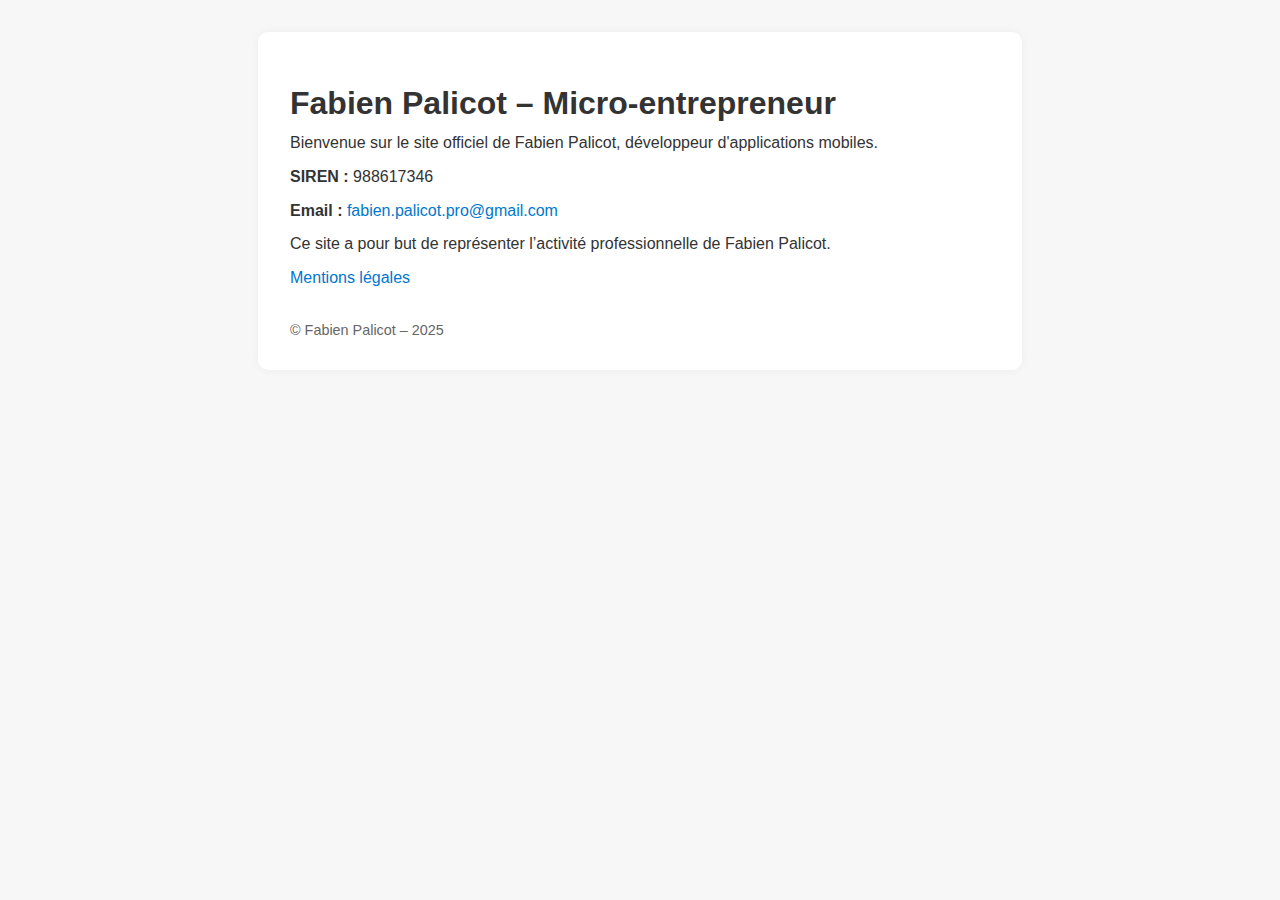
<file: index.html>
<!DOCTYPE html>
<html lang="fr">

<head>
    <meta charset="UTF-8" />
    <meta name="viewport" content="width=device-width, initial-scale=1.0" />
    <title>Fabien Palicot – Micro-entrepreneur</title>
    <style>
        body {
            font-family: Arial, sans-serif;
            margin: 0;
            padding: 2rem;
            background-color: #f7f7f7;
            color: #333;
        }

        .container {
            max-width: 700px;
            margin: auto;
            background-color: white;
            padding: 2rem;
            border-radius: 10px;
            box-shadow: 0 0 10px rgba(0, 0, 0, 0.05);
        }

        h1 {
            font-size: 2rem;
            margin-bottom: 0.5rem;
        }

        p {
            margin: 0.5rem 0;
            line-height: 1.6;
        }

        a {
            color: #0077cc;
            text-decoration: none;
        }

        a:hover {
            text-decoration: underline;
        }

        footer {
            margin-top: 2rem;
            font-size: 0.9rem;
            color: #666;
        }
    </style>
</head>

<body>
    <div class="container">
        <h1>Fabien Palicot – Micro-entrepreneur</h1>
        <p>Bienvenue sur le site officiel de Fabien Palicot, développeur d'applications mobiles.</p>

        <p><strong>SIREN :</strong>&nbsp;988617346</p>
        <p><strong>Email :</strong> <a href="mailto:fabien.palicot.pro@gmail.com">fabien.palicot.pro@gmail.com</a></p>

        <p>Ce site a pour but de représenter l’activité professionnelle de Fabien Palicot.</p>

        <p><a href="legal-notice.html">Mentions légales</a></p>

        <footer>
            © Fabien Palicot – 2025
        </footer>
    </div>
</body>

</html>
</file>
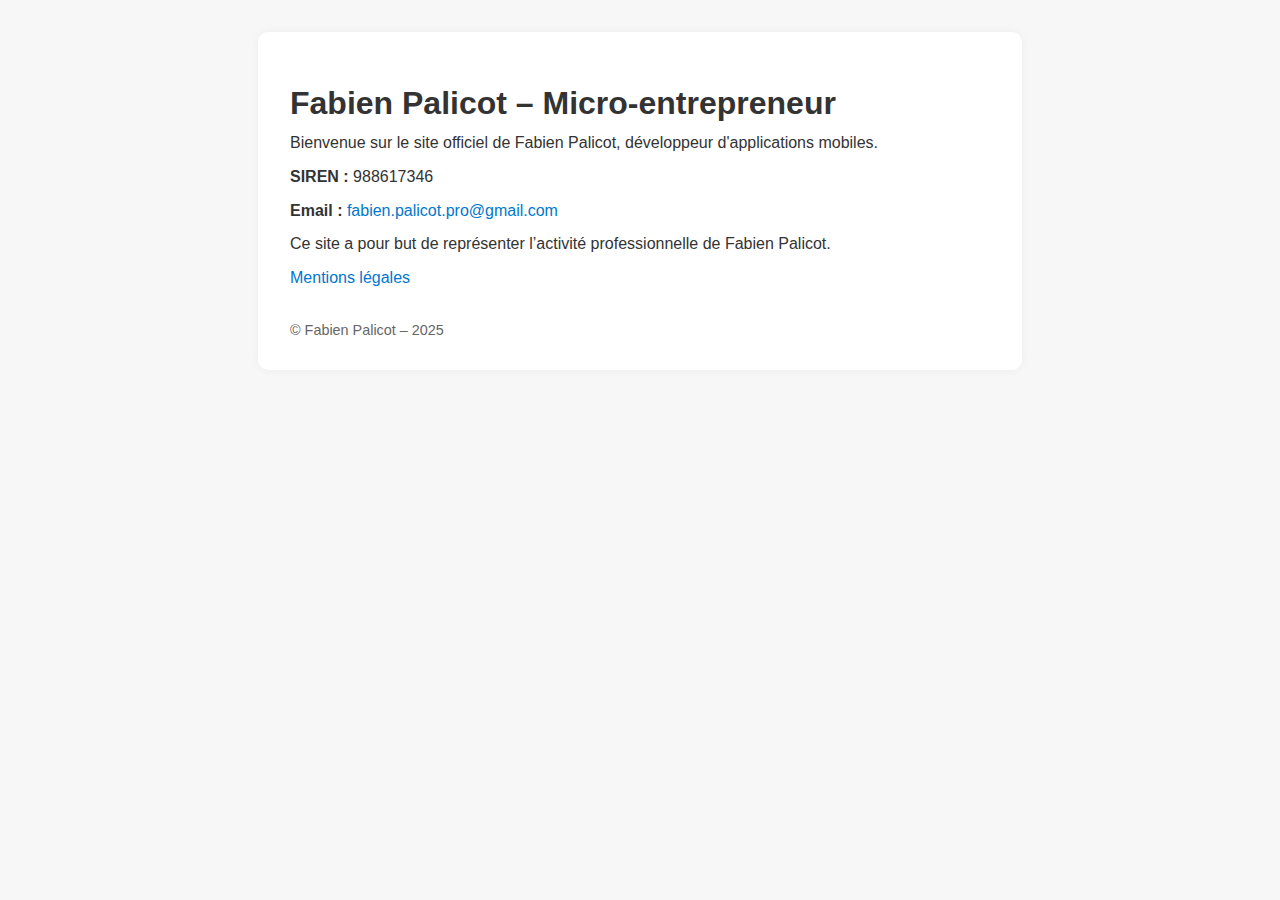
<file: movindr/company/index.html>
<!DOCTYPE html>
<html lang="fr">

<head>
    <meta charset="UTF-8" />
    <meta name="viewport" content="width=device-width, initial-scale=1.0" />
    <title>Maxime Dupont – Micro-entrepreneur</title>
    <style>
        body {
            font-family: Arial, sans-serif;
            margin: 0;
            padding: 2rem;
            background-color: #f7f7f7;
            color: #333;
        }

        .container {
            max-width: 700px;
            margin: auto;
            background-color: white;
            padding: 2rem;
            border-radius: 10px;
            box-shadow: 0 0 10px rgba(0, 0, 0, 0.05);
        }

        h1 {
            font-size: 2rem;
            margin-bottom: 0.5rem;
        }

        p {
            margin: 0.5rem 0;
            line-height: 1.6;
        }

        a {
            color: #0077cc;
            text-decoration: none;
        }

        a:hover {
            text-decoration: underline;
        }

        footer {
            margin-top: 2rem;
            font-size: 0.9rem;
            color: #666;
        }
    </style>
</head>

<body>
    <div class="container">
        <h1>Fabien Palicot – Micro-entrepreneur</h1>
        <p>Bienvenue sur le site officiel de Fabien Palicot, développeur d'applications mobiles.</p>

        <p><strong>SIREN :</strong>&nbsp;988617346</p>
        <p><strong>Email :</strong> <a href="mailto:fabien.palicot.pro@gmail.com">fabien.palicot.pro@gmail.com</a></p>

        <p>Ce site a pour but de représenter l’activité professionnelle de Fabien Palicot.</p>

        <p><a href="mentions-legales.html">Mentions légales</a></p>

        <footer>
            © Fabien Palicot – 2025
        </footer>
    </div>
</body>

</html>
</file>
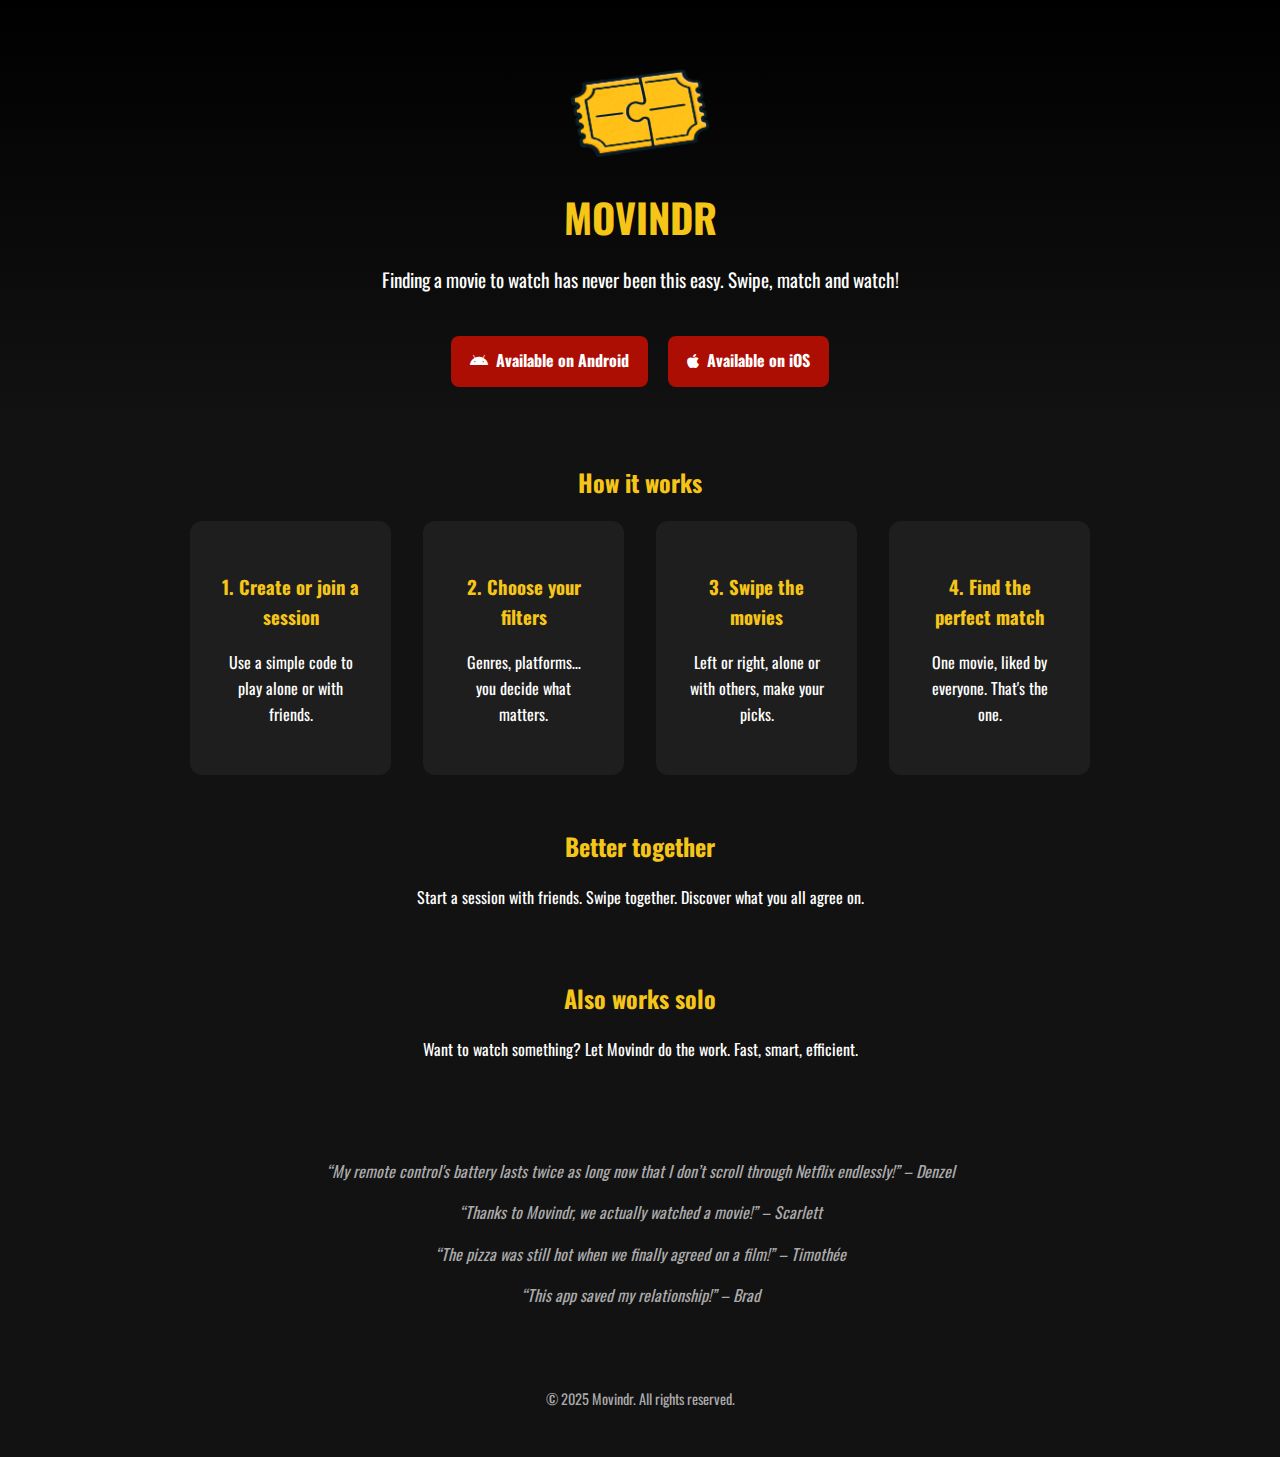
<file: movindr/landing-page/index.html>
<!DOCTYPE html>
<html lang="en">
<head>
  <meta charset="UTF-8">
  <title>Landing page</title>
  <script>
    const lang = navigator.language || navigator.userLanguage;
    if (lang.startsWith('fr')) {
      window.location.href = './fr.html';
    } else {
      window.location.href = './en.html';
    }
  </script>
</head>
<body>
  <p>Redirecting to your preferred language...</p>
</body>
</html>
</file>
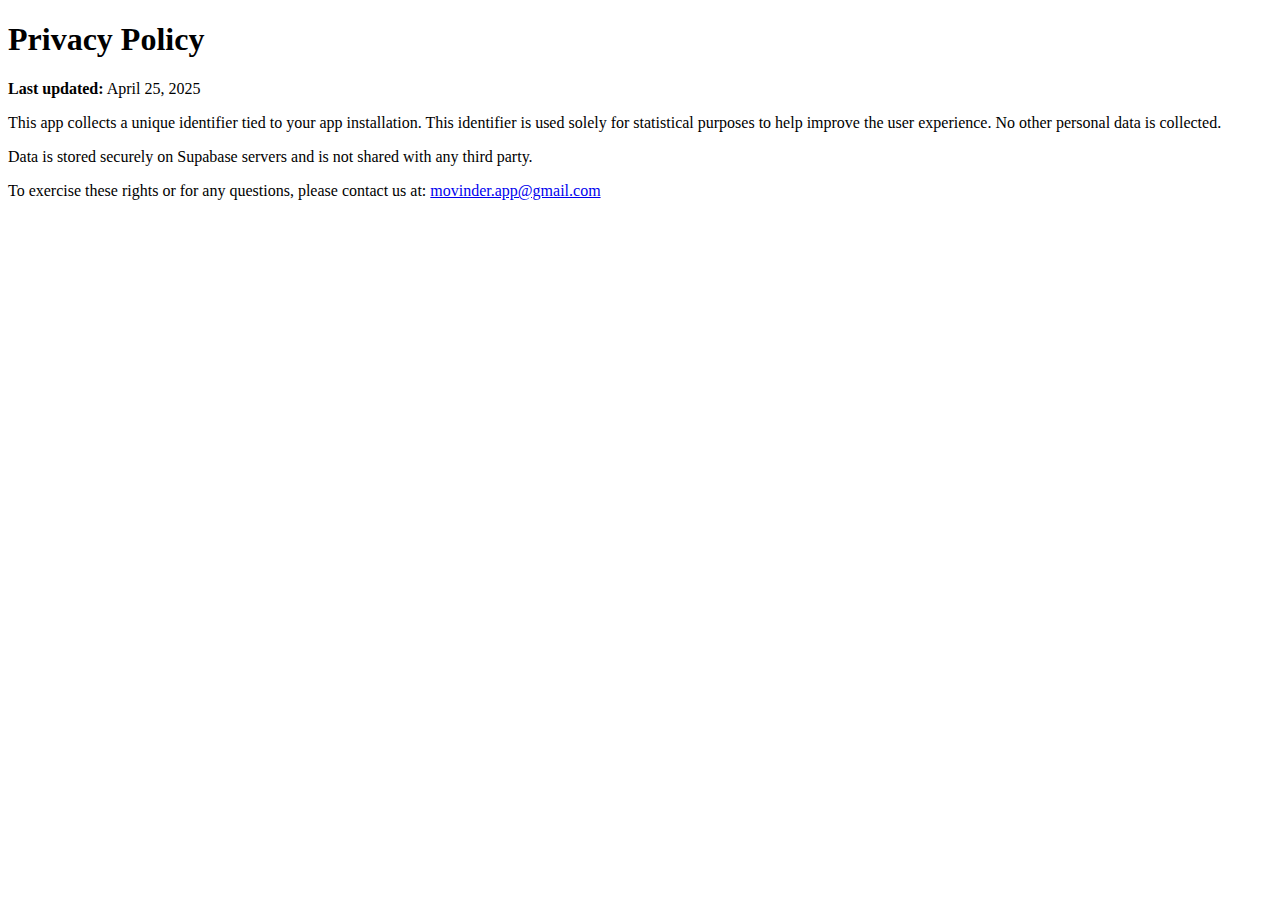
<file: movindr/privacy-policy/index.html>
<!DOCTYPE html>
<html lang="en">
<head>
  <meta charset="UTF-8">
  <title>Privacy Policy</title>
  <script>
    const lang = navigator.language || navigator.userLanguage;
    if (lang.startsWith('fr')) {
      window.location.href = './fr.html';
    } else {
      window.location.href = './en.html';
    }
  </script>
</head>
<body>
  <p>Redirecting to your preferred language...</p>
</body>
</html>
</file>
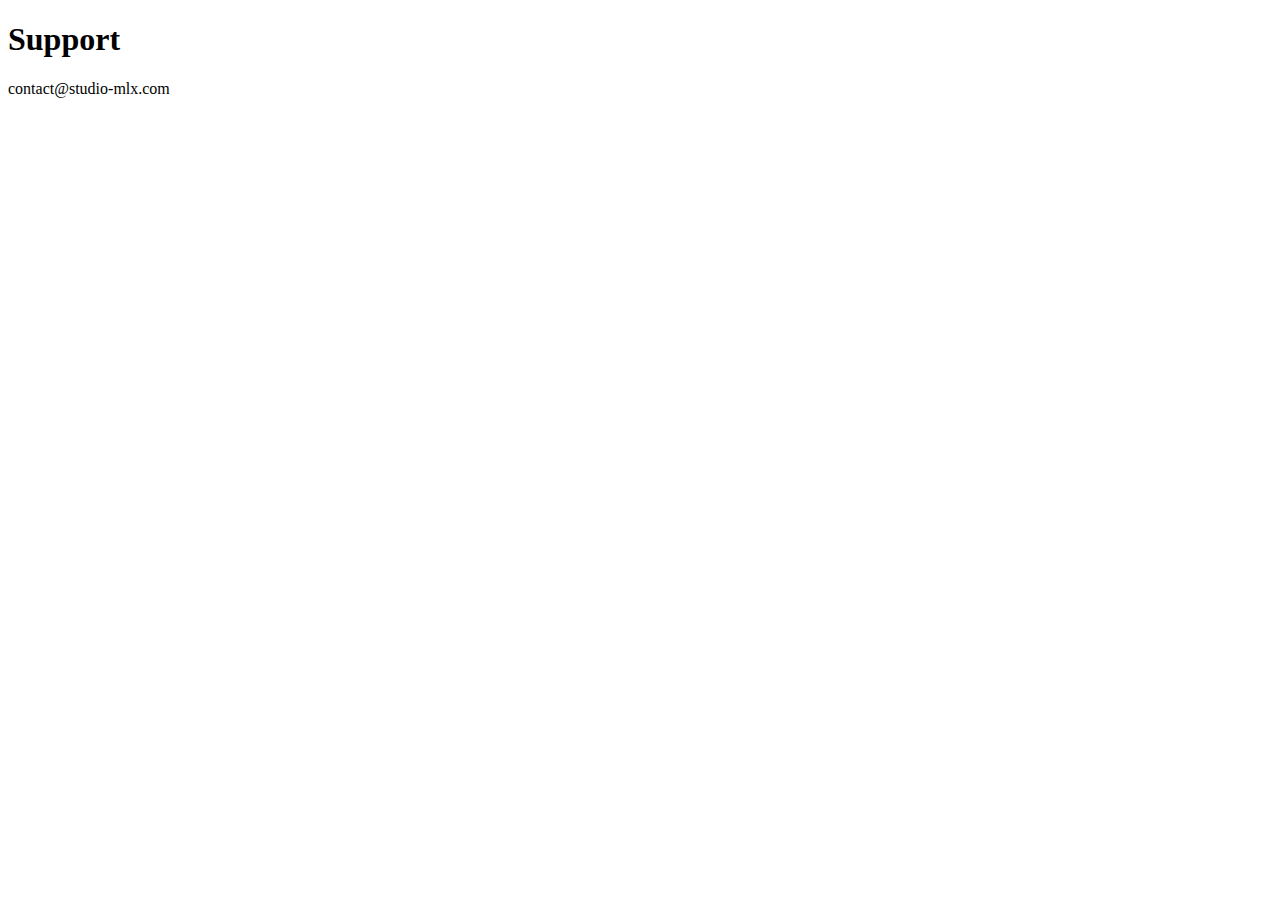
<file: movindr/support/index.html>
<!DOCTYPE html>
<html lang="en">
<head>
  <meta charset="UTF-8">
  <title>Support</title>
  <script>
    const lang = navigator.language || navigator.userLanguage;
    if (lang.startsWith('fr')) {
      window.location.href = './fr.html';
    } else {
      window.location.href = './en.html';
    }
  </script>
</head>
<body>
  <p>Redirecting to your preferred language...</p>
</body>
</html>
</file>
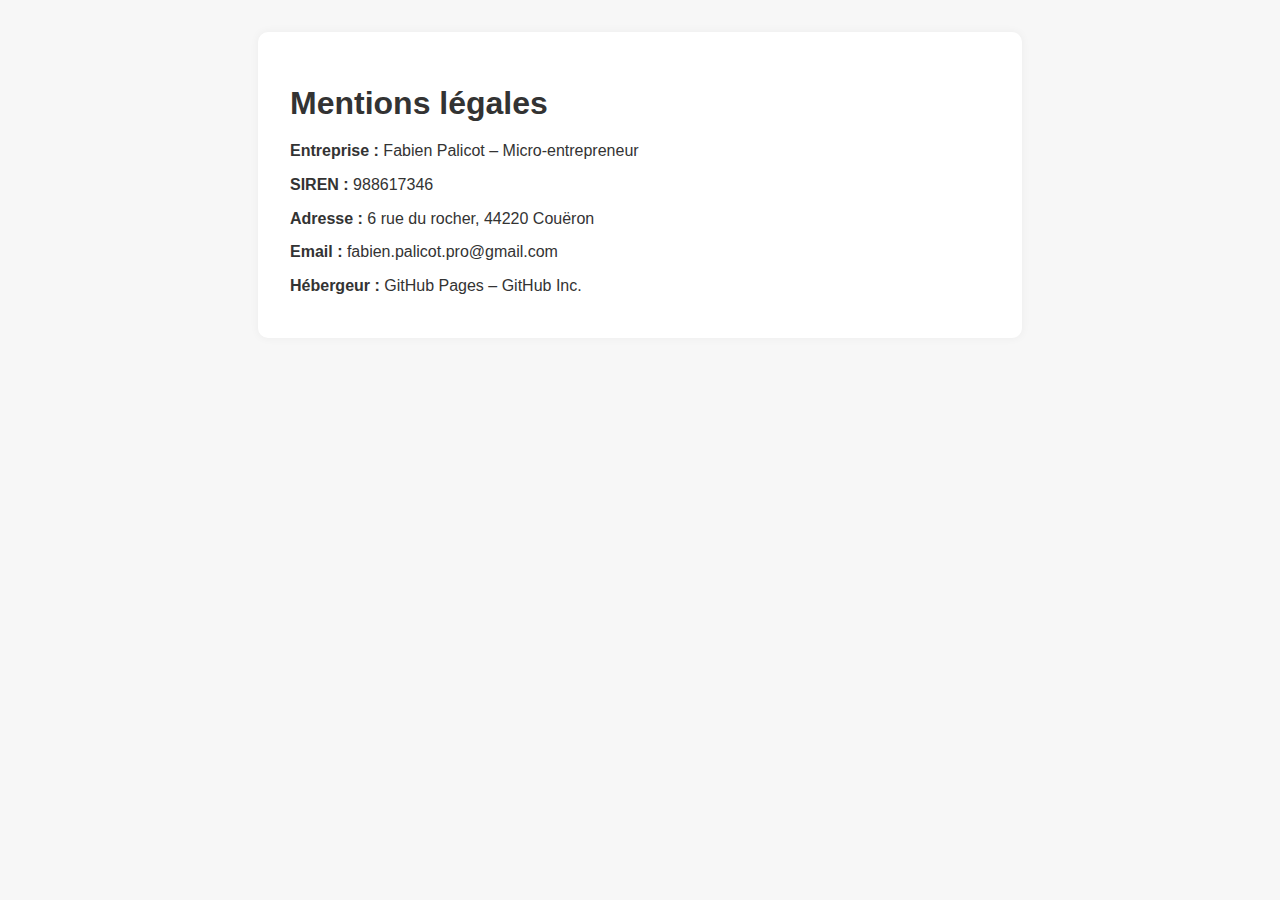
<file: legal-notice.html>
<!DOCTYPE html>
<html lang="fr">
<head>
  <meta charset="UTF-8">
  <title>Mentions légales – Fabien Palicot</title>
  <style>
    body {
      font-family: Arial, sans-serif;
      margin: 0;
      padding: 2rem;
      background-color: #f7f7f7;
      color: #333;
    }

    .container {
      max-width: 700px;
      margin: auto;
      background-color: white;
      padding: 2rem;
      border-radius: 10px;
      box-shadow: 0 0 10px rgba(0,0,0,0.05);
    }

    h1 {
      font-size: 2rem;
      margin-bottom: 1rem;
    }

    p {
      line-height: 1.6;
      margin: 0.5rem 0;
    }
  </style>
</head>
<body>
  <div class="container">
    <h1>Mentions légales</h1>
    <p><strong>Entreprise :</strong> Fabien Palicot – Micro-entrepreneur</p>
    <p><strong>SIREN :</strong>&nbsp;988617346</p>
    <p><strong>Adresse :</strong>&nbsp;6 rue du rocher, 44220 Couëron</p>
    <p><strong>Email :</strong>&nbsp;fabien.palicot.pro@gmail.com</p>
    <p><strong>Hébergeur :</strong>&nbsp;GitHub Pages – GitHub Inc.</p>
  </div>
</body>
</html>
</file>
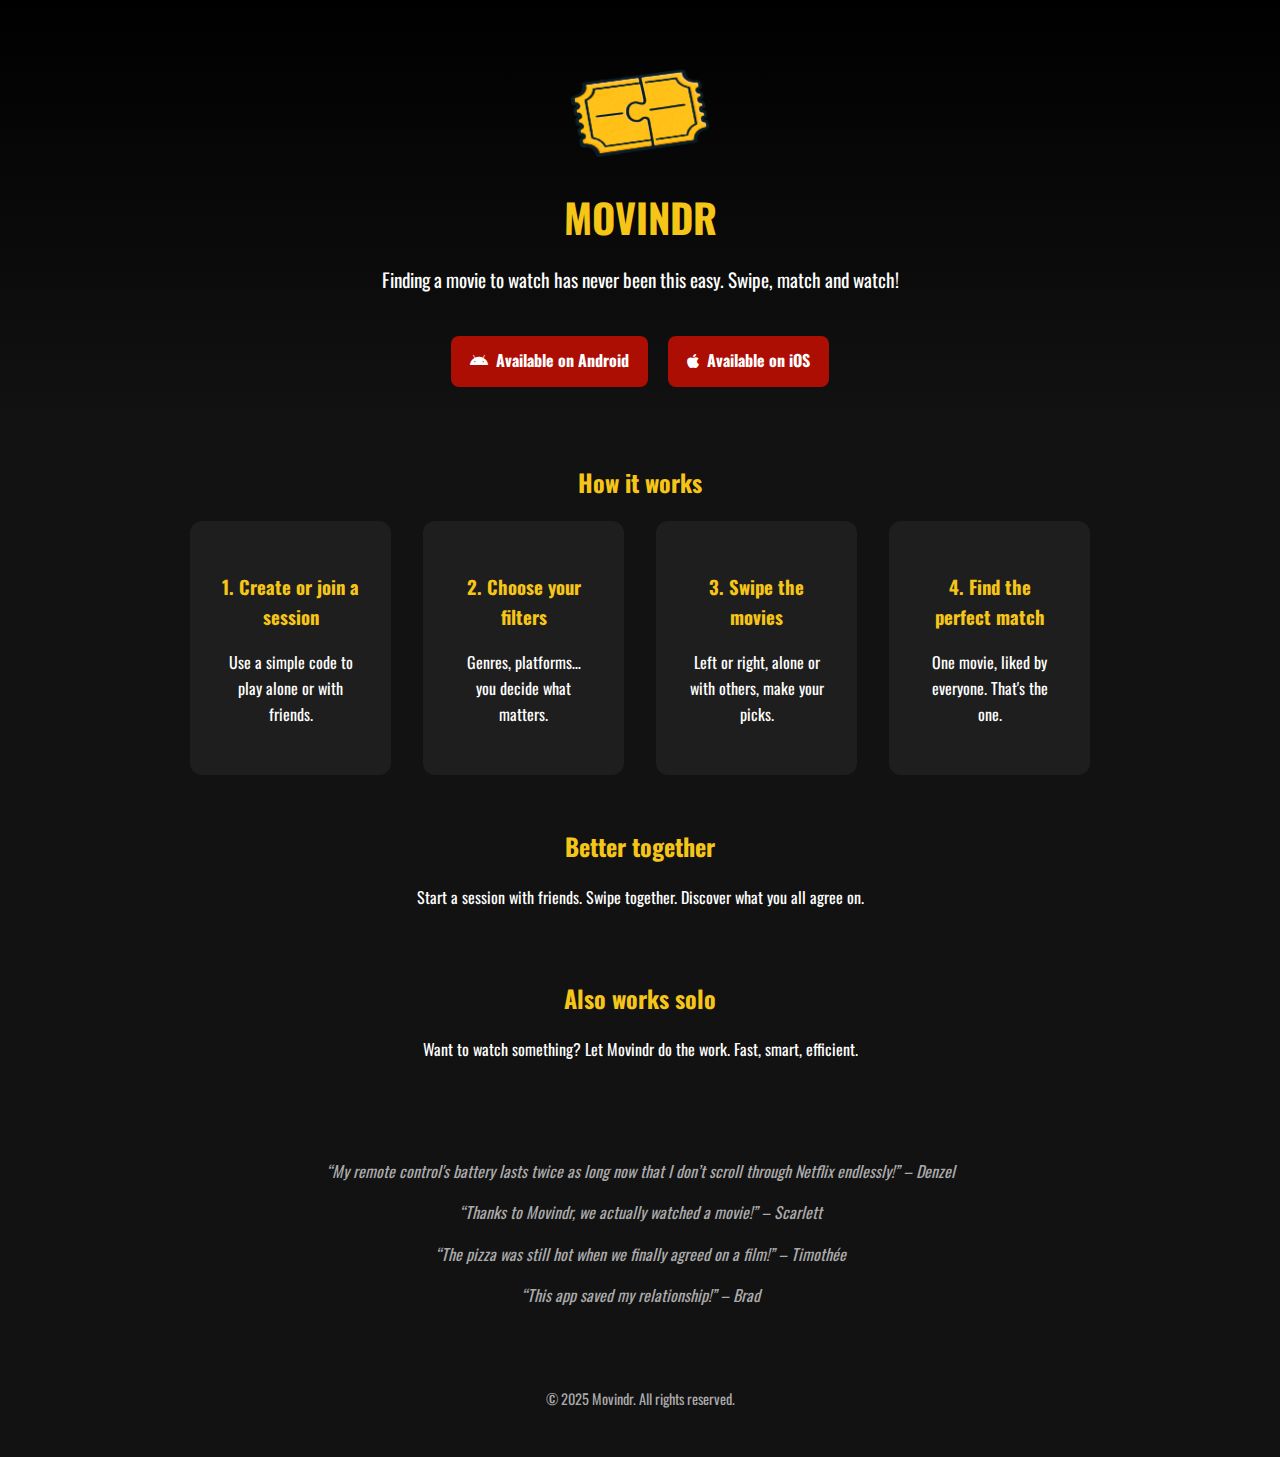
<file: movindr/landing-page/en.html>
<!DOCTYPE html>
<html lang="en">

<head>
    <meta charset="UTF-8" />
    <meta name="viewport" content="width=device-width, initial-scale=1.0" />
    <title>Movindr - Match & Watch</title>
    <link href="https://fonts.googleapis.com/css2?family=Oswald:wght@400;700&display=swap" rel="stylesheet">
    <link rel="stylesheet" href="https://cdnjs.cloudflare.com/ajax/libs/font-awesome/6.5.0/css/all.min.css">
    <link href="./styles.css" rel="stylesheet">
</head>

<body>
    <header>
        <img src="./images/ticket.png" alt="Movindr Logo">
        <h1>MOVINDR</h1>
        <p>Finding a movie to watch has never been this easy. Swipe, match and watch!</p>
        <div class="download">
            <a href="#"><i class="fab fa-android">&nbsp;&nbsp;</i>Available on Android</a>
            <a href="#"><i class="fab fa-apple">&nbsp;&nbsp;</i>Available on iOS</a>
        </div>
    </header>

    <section>
        <h2 style="text-align:center; color: var(--or);">How it works</h2>
        <div class="steps">
            <div class="step">
                <h3>1. Create or join a session</h3>
                <p>Use a simple code to play alone or with friends.</p>
            </div>
            <div class="step">
                <h3>2. Choose your filters</h3>
                <p>Genres, platforms… you decide what matters.</p>
            </div>
            <div class="step">
                <h3>3. Swipe the movies</h3>
                <p>Left or right, alone or with others, make your picks.</p>
            </div>
            <div class="step">
                <h3>4. Find the perfect match</h3>
                <p>One movie, liked by everyone. That's the one.</p>
            </div>
        </div>
    </section>

    <section>
        <h2 style="text-align:center; color: var(--or);">Better together</h2>
        <p style="text-align:center">Start a session with friends. Swipe together. Discover what you all agree on.</p>
    </section>

    <section>
        <h2 style="text-align:center; color: var(--or);">Also works solo</h2>
        <p style="text-align:center">Want to watch something? Let Movindr do the work. Fast, smart, efficient.</p>
    </section>

    <section class="ratings">
        <p>⭐️⭐️⭐️⭐️⭐️ 4.8/5 on the App Store and Google Play</p>
    </section>

    <section class="testimonials">
        <p>“My remote control's battery lasts twice as long now that I don’t scroll through Netflix endlessly!” – Denzel
        </p>
        <p>“Thanks to Movindr, we actually watched a movie!” – Scarlett</p>
        <p>“The pizza was still hot when we finally agreed on a film!” – Timothée</p>
        <p>“This app saved my relationship!” – Brad</p>
    </section>

    <footer>
        <p>&copy; 2025 Movindr. All rights reserved.</p>
    </footer>
</body>

</html>
</file>
<file: movindr/landing-page/styles.css>
:root {
      --white: #ffffff;
      --rouge: #ad0e03;
      --noir: #121212;
      --or: #f5c518;
      --gris: #aaaaaa;
  }

  body {
      margin: 0;
      font-family: 'Oswald', sans-serif;
      /* font-family: 'Roboto', sans-serif; */
      background-color: var(--noir);
      color: white;
      line-height: 1.6;
  }

  header {
      padding: 2rem;
      text-align: center;
      background: linear-gradient(to bottom, black, transparent);
  }

  header h1 {
      font-size: 2.5rem;
      color: var(--or);
      margin-bottom: 1rem;
      margin-top: 1rem;
  }

  header p {
      font-size: 1.2rem;
      max-width: 600px;
      margin: 0 auto;
  }

  header img {
      width: 150px;
      height: auto;
      margin-top: 2rem;
  }

  h2 {
      color: var(--or) !important;
  }

  .download {
      margin-top: 2rem;
  }

  .download a {
      display: inline-block;
      margin: 0.5rem;
      padding: 0.8rem 1.2rem;
      background-color: var(--rouge);
      color: var(--white);
      border-radius: 8px;
      text-decoration: none;
      font-weight: bold;
  }

  section {
      padding: 1rem 1rem;
      max-width: 900px;
      margin: auto;
  }

  .steps {
      display: grid;
      grid-template-columns: 1fr;
      gap: 2rem;
      text-align: center;
  }

  .step {
      background-color: #1e1e1e;
      padding: 2rem;
      border-radius: 12px;
  }

  .step h3 {
      color: var(--or);
  }

  .ratings {
      display: none;
      text-align: center;
      font-size: 1.1rem;
      color: var(--or);
      margin-top: 2rem;
  }

  .testimonials {
      /* display: none; */
      margin-top: 2rem;
      font-style: italic;
      color: var(--gris);
      text-align: center;
  }

  footer {
      text-align: center;
      padding: 2rem;
      font-size: 0.9rem;
      color: var(--gris);
  }

  @media (min-width: 700px) {
      .steps {
          grid-template-columns: repeat(4, 1fr);
      }
  }
</file>
